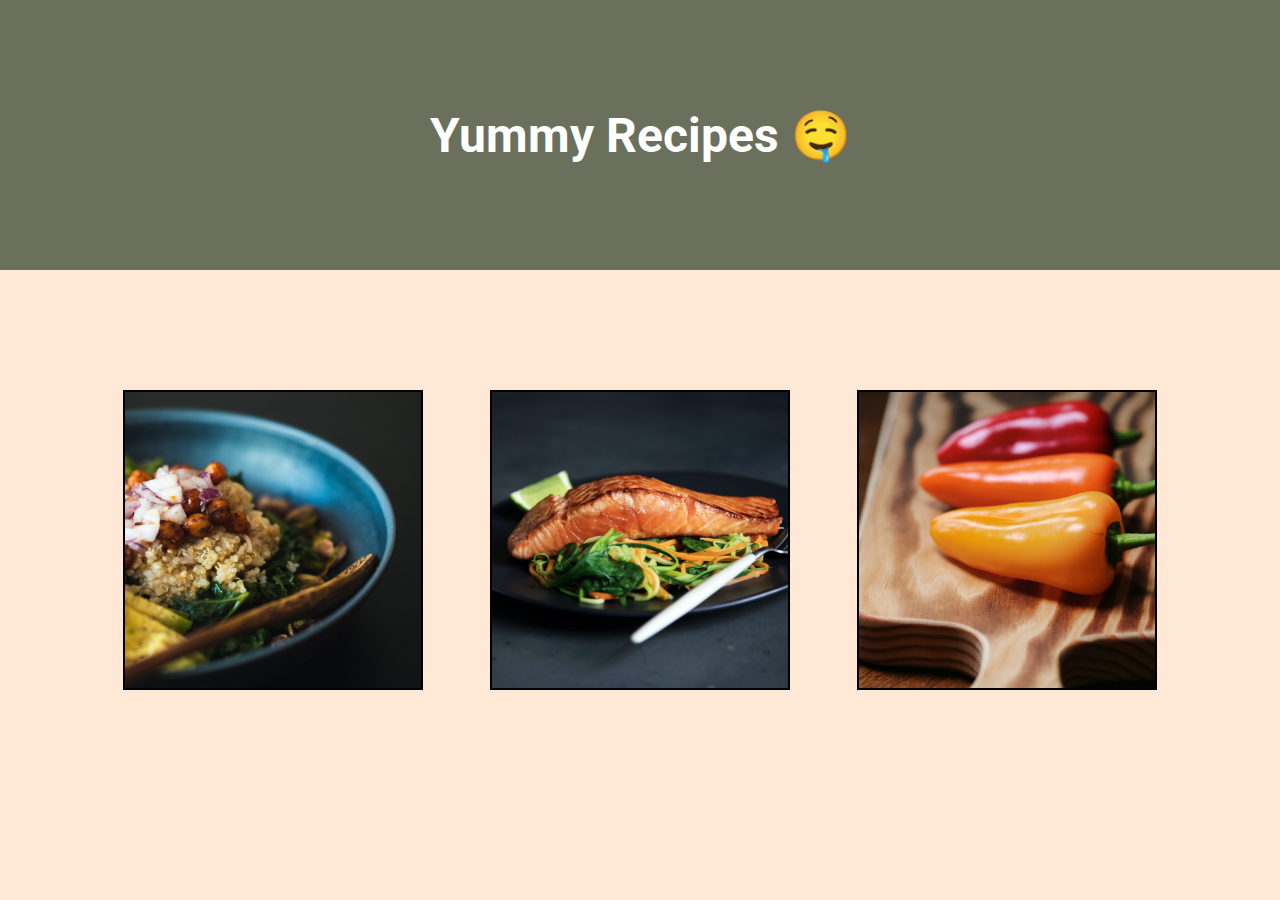
<file: index.html>
<!DOCTYPE html>
<html lang="en">
  <head>
    <meta charset="UTF-8" />
    <meta http-equiv="X-UA-Compatible" content="IE=edge" />
    <meta name="viewport" content="width=device-width, initial-scale=1.0" />
    <title>Recipes</title>
    <link rel="stylesheet" href="styles.css" />
  </head>
  <body>
    <main>
      <section class="hero-section">
        <div class="heading-container">
          <h1 class="title">yummy recipes 🤤</h1>
        </div>
      </section>
      <section class="recipe-section">
        <div class="recipes-container">
          <a href="./recipes/quinoa-salad.html">
            <article class="recipe">
              <img src="./images/quinoa-salad.jpg" alt="" />
              <span>🥗</span>
              <h2>Quinoa Salad</h2>
            </article>
          </a>
          <a href="./recipes/grilled-salmon.html">
            <article class="recipe">
              <img src="./images/grilled-salmon.jpg" alt="" />
              <span>🍣</span>
              <h2>Grilled Salmon</h2>
            </article>
          </a>

          <a href="./recipes/stuffed-bell-peppers.html">
            <article class="recipe">
              <img src="./images/stuffed-bell-pepper.jpg" alt="" />
              <span>🫑</span>
              <h2>Stuffed Bell Peppers</h2>
            </article>
          </a>
        </div>
      </section>
    </main>
  </body>
</html>
</file>
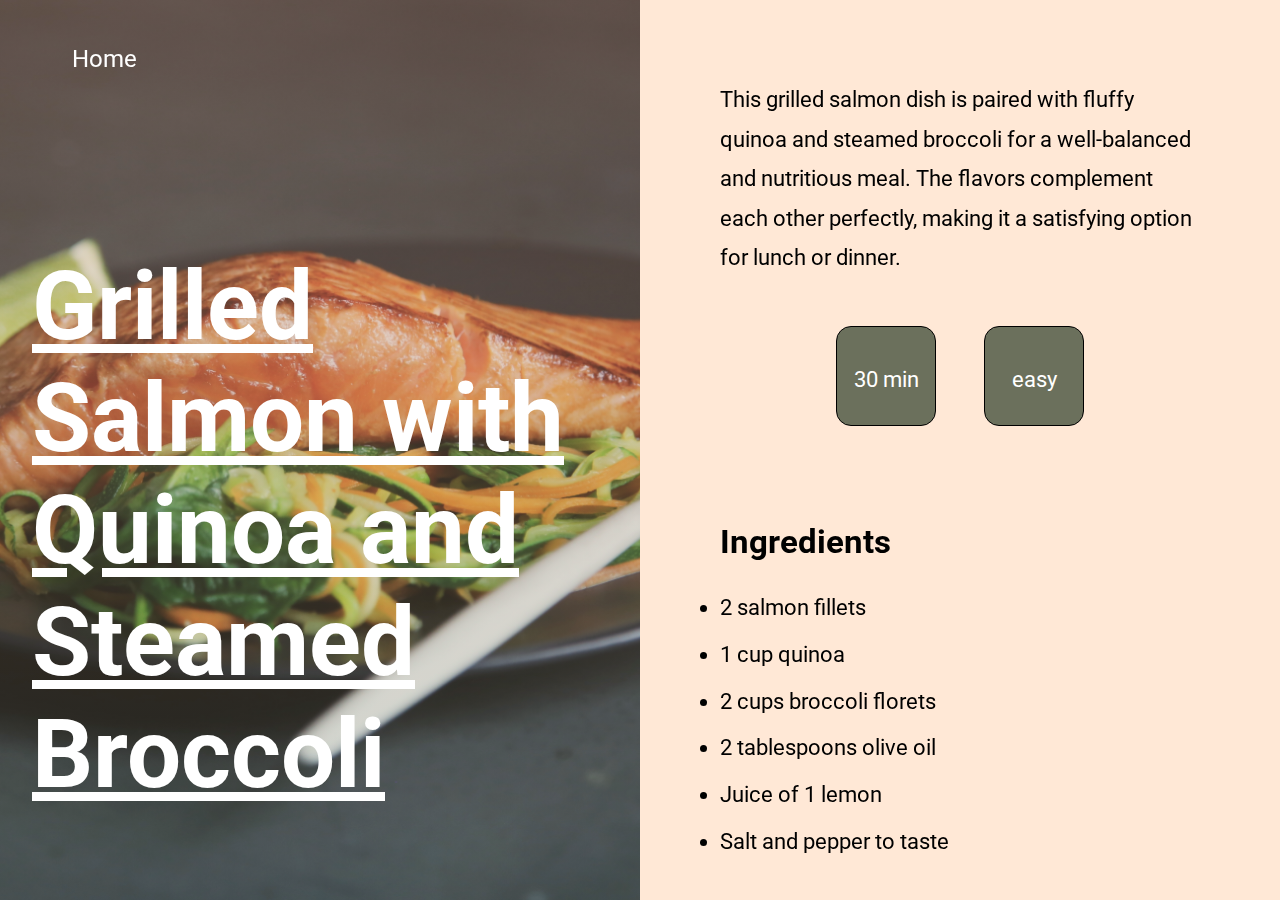
<file: recipes/grilled-salmon.html>
<!DOCTYPE html>
<html lang="en">
  <head>
    <meta charset="UTF-8" />
    <meta http-equiv="X-UA-Compatible" content="IE=edge" />
    <meta name="viewport" content="width=device-width, initial-scale=1.0" />
    <link rel="stylesheet" href="../styles.css" />
    <title>Grilled Salmon</title>
    <link
      rel="stylesheet"
      href="https://cdnjs.cloudflare.com/ajax/libs/font-awesome/6.2.0/css/all.min.css"
      integrity="sha512-xh6O/CkQoPOWDdYTDqeRdPCVd1SpvCA9XXcUnZS2FmJNp1coAFzvtCN9BmamE+4aHK8yyUHUSCcJHgXloTyT2A=="
      crossorigin="anonymous"
      referrerpolicy="no-referrer"
    />
  </head>
  <body>
    <main class="main-wrapper">
      <section class="section section-left salmon">
        <h1>Grilled Salmon with Quinoa and Steamed Broccoli</h1>
      </section>
      <section class="section section-right">
        <div class="food-recipe">
          <p class="description">
            This grilled salmon dish is paired with fluffy quinoa and steamed broccoli for a well-balanced and nutritious meal. The flavors complement each other perfectly, making it a satisfying option for lunch or dinner.
          </p>
          <div class="icons">
            <div class="icon-container time">
              <span><i class="fa-regular fa-clock"></i></span>
              <p>30 min</p>
            </div>
            <div class="icon-container level">
                <span><i class="fa-regular fa-star"></i></span>
                <p>easy</p>
            </div>
            </div>
          </div>
          <div class="ingredients">
            <h2>ingredients</h2>
            <ul>
                <li>2 salmon fillets</li>
                <li>1 cup quinoa</li>
                <li>2 cups broccoli florets</li>
                <li>2 tablespoons olive oil</li>
                <li>Juice of 1 lemon</li>
                <li>Salt and pepper to taste</li>
              </ul>
              
          </div>
          <div class="steps">
            <h2>steps</h2>
            <ol>
                <li>Cook the quinoa according to the package instructions and set aside.</li>
                <li>Preheat a grill or grill pan over medium-high heat.</li>
                <li>Season the salmon fillets with olive oil, lemon juice, salt, and pepper.</li>
                <li>Grill the salmon for about 4-5 minutes per side or until cooked through.</li>
                <li>While the salmon is grilling, steam the broccoli florets for 5-7 minutes or until tender.</li>
                <li>Divide the cooked quinoa, grilled salmon, and steamed broccoli between two plates.</li>
                <li>Serve immediately and enjoy.</li>
              </ol>
          </div>
        </div>
      </section>
      <a href="../index.html">
      <p class="home"><i class="fa-solid fa-house"></i><span>Home</span></p></a>
    </main>
  </body>
</html>
</file>
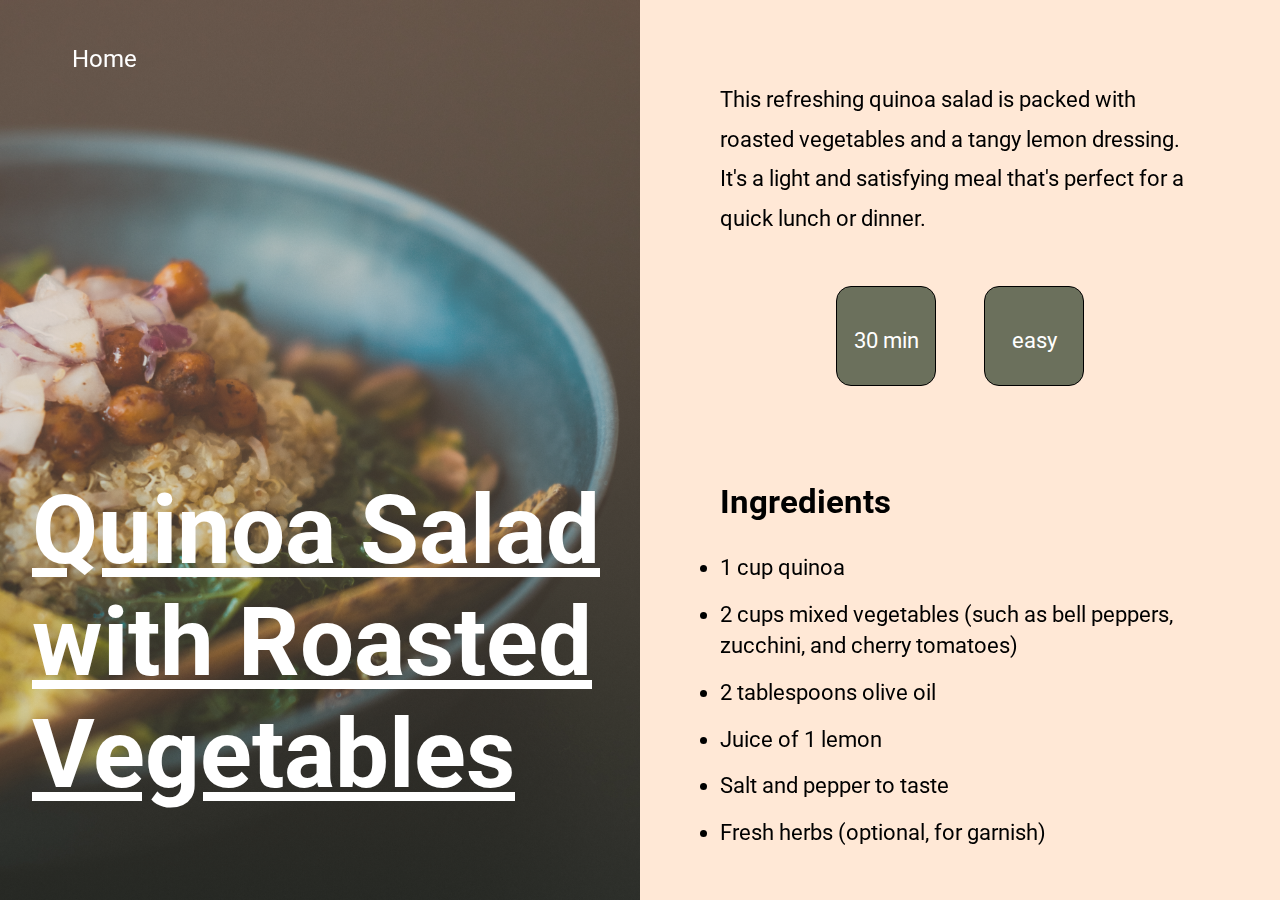
<file: recipes/quinoa-salad.html>
<!DOCTYPE html>
<html lang="en">
  <head>
    <meta charset="UTF-8" />
    <meta http-equiv="X-UA-Compatible" content="IE=edge" />
    <meta name="viewport" content="width=device-width, initial-scale=1.0" />
    <link rel="stylesheet" href="../styles.css" />
    <title>Quinoa Salad</title>
    <link
      rel="stylesheet"
      href="https://cdnjs.cloudflare.com/ajax/libs/font-awesome/6.2.0/css/all.min.css"
      integrity="sha512-xh6O/CkQoPOWDdYTDqeRdPCVd1SpvCA9XXcUnZS2FmJNp1coAFzvtCN9BmamE+4aHK8yyUHUSCcJHgXloTyT2A=="
      crossorigin="anonymous"
      referrerpolicy="no-referrer"
    />
  </head>
  <body>
    <main class="main-wrapper">
      <section class="section section-left quinoa">
        <h1>Quinoa Salad with Roasted Vegetables</h1>
      </section>
      <section class="section section-right">
        <div class="food-recipe">
          <p class="description">
            This refreshing quinoa salad is packed with roasted vegetables and a
            tangy lemon dressing. It's a light and satisfying meal that's
            perfect for a quick lunch or dinner.
          </p>
          <div class="icons">
            <div class="icon-container time">
              <span><i class="fa-regular fa-clock"></i></span>
              <p>30 min</p>
            </div>
            <div class="icon-container level">
                <span><i class="fa-regular fa-star"></i></span>
                <p>easy</p>
            </div>
            </div>
          </div>
          <div class="ingredients">
            <h2>ingredients</h2>
            <ul>
              <li>1 cup quinoa</li>
              <li>
                2 cups mixed vegetables (such as bell peppers, zucchini, and
                cherry tomatoes)
              </li>
              <li>2 tablespoons olive oil</li>
              <li>Juice of 1 lemon</li>
              <li>Salt and pepper to taste</li>
              <li>Fresh herbs (optional, for garnish)</li>
            </ul>
          </div>
          <div class="steps">
            <h2>steps</h2>
            <ol>
              <li>
                Preheat the oven to 400°F (200°C) and line a baking sheet with
                parchment paper.
              </li>
              <li>
                Cook the quinoa according to the package instructions and set
                aside.
              </li>
              <li>
                Toss the mixed vegetables with olive oil, salt, and pepper.
                Spread them evenly on the prepared baking sheet.
              </li>
              <li>
                Roast the vegetables in the preheated oven for 15-20 minutes or
                until they are tender and slightly caramelized.
              </li>
              <li>
                In a large bowl, combine the cooked quinoa, roasted vegetables,
                lemon juice, and additional salt and pepper if desired.
              </li>
              <li>Garnish with fresh herbs, if using, and serve.</li>
            </ol>
          </div>
        </div>
      </section>
      <a href="../index.html">
      <p class="home"><i class="fa-solid fa-house"></i><span>Home</span></p></a>
    </main>
  </body>
</html>
</file>
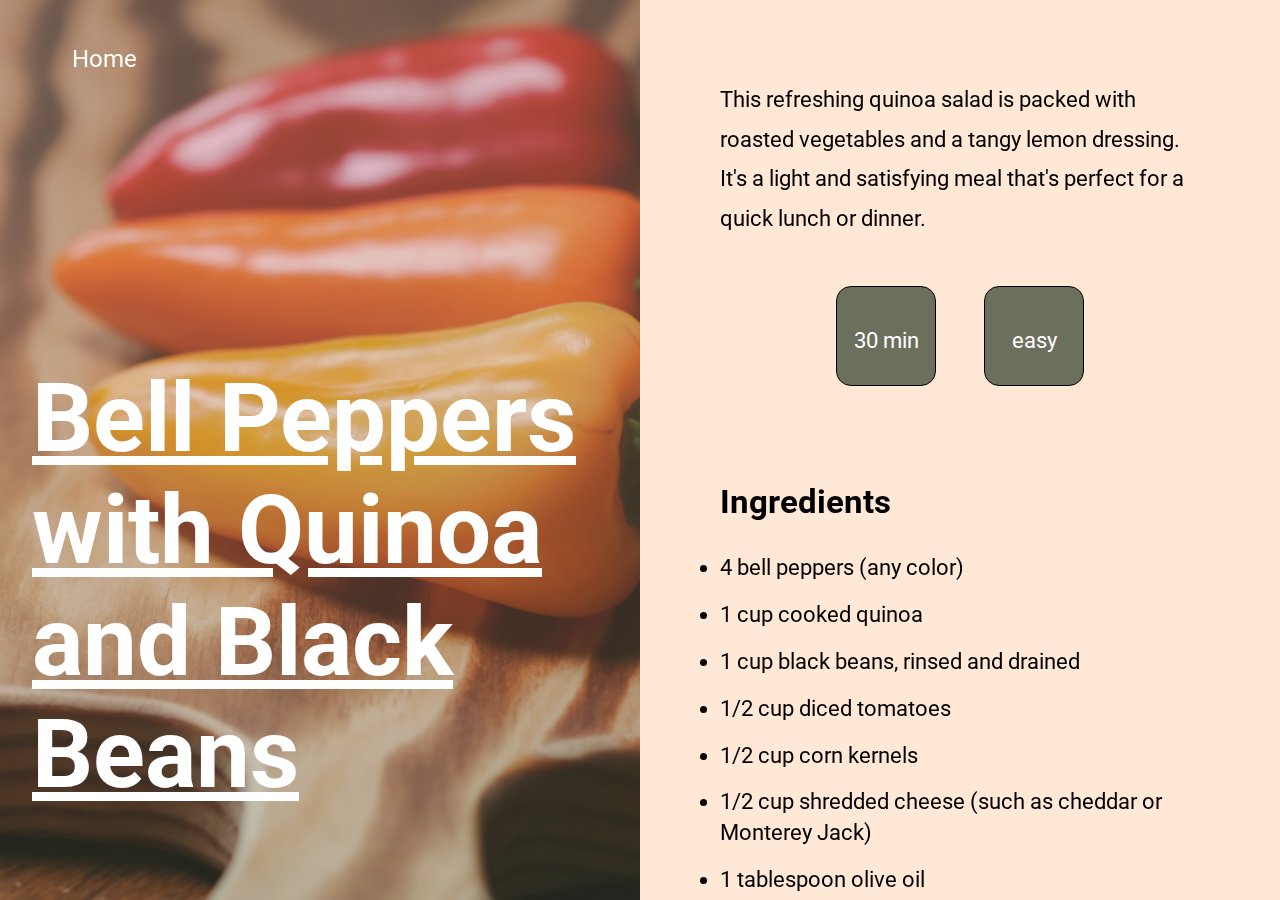
<file: recipes/stuffed-bell-peppers.html>
<!DOCTYPE html>
<html lang="en">
  <head>
    <meta charset="UTF-8" />
    <meta http-equiv="X-UA-Compatible" content="IE=edge" />
    <meta name="viewport" content="width=device-width, initial-scale=1.0" />
    <link rel="stylesheet" href="../styles.css" />
    <title>Grilled Salmon</title>
    <link
      rel="stylesheet"
      href="https://cdnjs.cloudflare.com/ajax/libs/font-awesome/6.2.0/css/all.min.css"
      integrity="sha512-xh6O/CkQoPOWDdYTDqeRdPCVd1SpvCA9XXcUnZS2FmJNp1coAFzvtCN9BmamE+4aHK8yyUHUSCcJHgXloTyT2A=="
      crossorigin="anonymous"
      referrerpolicy="no-referrer"
    />
  </head>
  <body>
    <main class="main-wrapper">
      <section class="section section-left bell-pepper">
        <h1>Bell Peppers with Quinoa and Black Beans</h1>
      </section>
      <section class="section section-right">
        <div class="food-recipe">
          <p class="description">
            This refreshing quinoa salad is packed with roasted vegetables and a
            tangy lemon dressing. It's a light and satisfying meal that's
            perfect for a quick lunch or dinner.
          </p>
          <div class="icons">
            <div class="icon-container time">
              <span><i class="fa-regular fa-clock"></i></span>
              <p>30 min</p>
            </div>
            <div class="icon-container level">
                <span><i class="fa-regular fa-star"></i></span>
                <p>easy</p>
            </div>
            </div>
          </div>
          <div class="ingredients">
            <h2>ingredients</h2>
            <ul>
                <li>4 bell peppers (any color)</li>
                <li>1 cup cooked quinoa</li>
                <li>1 cup black beans, rinsed and drained</li>
                <li>1/2 cup diced tomatoes</li>
                <li>1/2 cup corn kernels</li>
                <li>1/2 cup shredded cheese (such as cheddar or Monterey Jack)</li>
                <li>1 tablespoon olive oil</li>
                <li>1 teaspoon cumin</li>
                <li>1 teaspoon chili powder</li>
                <li>Salt and pepper to taste</li>
                <li>Fresh cilantro (optional, for garnish)</li>
            </ul>
          </div>
          <div class="steps">
            <h2>steps</h2>
            <ol>
                <li>Preheat the oven to 375°F (190°C) and prepare a baking dish by lightly greasing it.</li>
                <li>Slice off the tops of the bell peppers and remove the seeds and membranes from the inside.</li>
                <li>In a skillet, heat the olive oil over medium heat. Add the diced tomatoes, corn kernels, cumin, chili powder, salt, and pepper. Sauté for 5 minutes until the vegetables are tender.</li>
                <li>Remove the skillet from heat and stir in the cooked quinoa and black beans until well combined.</li>
                <li>Stuff the bell peppers with the quinoa and black bean mixture and place them in the prepared baking dish.</li>
                <li>Cover the dish with aluminum foil and bake for 30-35 minutes or until the peppers are tender.</li>
                <li>Remove the foil, sprinkle shredded cheese over the stuffed peppers, and bake for an additional 5 minutes or until the cheese is melted and bubbly.</li>
                <li>Garnish with fresh cilantro, if desired, and serve hot.</li>
            </ol>
          </div>
        </div>
      </section>
      <a href="../index.html">
      <p class="home"><i class="fa-solid fa-house"></i><span>Home</span></p></a>
    </main>
  </body>
</html>
</file>
<file: styles.css>
@import url('https://fonts.googleapis.com/css2?family=Roboto:wght@400;700&display=swap');

* {
  margin: 0;
  padding: 0;
  box-sizing: border-box;
}

body {
  font-family: 'Roboto', sans-serif;
  color: #000000;
  background-color: #ffe8d6;
}

a {
  text-decoration: none;
}

img {
  width: 100%;
  display: block;
}

.hero-section {
  background: #6b705c;
  height: 30vh;
}

.recipe-section {
  height: 60vh;
  max-width: 1100px;
  display: flex;
  justify-content: center;
  align-items: center;
  margin: 0 auto;
}

.heading-container {
  height: 100%;
  display: flex;
  justify-content: center;
  align-items: center;
  flex-direction: column;
  text-align: center;
  max-width: 30rem;
  margin: 0 auto;
}

.heading-container h1 {
  text-transform: capitalize;
  font-size: 3rem;
  color: #fff;
}

.recipes-container {
  width: 100%;
  display: flex;
  justify-content: space-around;
}

.recipe {
  border: 2px solid #000000;
  background: #6b705c;
  min-width: 300px;
  height: 300px;
  position: relative;
  display: flex;
  flex-direction: column;
  justify-content: center;
  align-items: center;
  text-align: center;
  transition: all 0.3s;
  padding: 1.5rem;
  color: #fff;
}

.recipe span {
  display: inline-block;
  margin-bottom: 1rem;
  font-size: 2rem;
}

.recipe:hover {
  transition: 0.3s all;
}

.recipe img {
  position: absolute;
  width: 100%;
  height: 100%;
  object-fit: cover;
  opacity: 1;
  transition: all 0.3s;
}

.recipe:hover img {
  opacity: 0.3;
}

.recipe:hover h2,
.recipe:hover p {
  z-index: 10;
  color: #fff;
}

.recipe::before,
.recipe::after {
  content: '';
  border: 1px solid #000000;
  height: 100%;
  width: 100%;
  position: absolute;
  box-sizing: border-box;
  top: 0;
  left: 0;
  z-index: -1;
  transition: 0.8s;
}

.recipe:hover::before {
  top: -0.5rem;
  left: 0.5rem;
}

.recipe:hover::after {
  top: -0.8rem;
  left: 0.8rem;
  z-index: -2;
}

/* Recipe Page */

.main-wrapper {
  height: 100vh;
  display: flex;
}

.section {
  height: 100%;
  width: 50%;
}

.section-left {
  position: relative;
}

.quinoa {
  background: linear-gradient(
      to bottom,
      rgb(203, 153, 126, 0.4),
      rgba(107, 112, 92, 0.3)
    ),
    url(./images/quinoa-salad.jpg) center/cover;
}

.salmon {
  background: linear-gradient(
      to bottom,
      rgb(203, 153, 126, 0.4),
      rgba(107, 112, 92, 0.3)
    ),
    url(./images/grilled-salmon.jpg) center/cover;
}
.bell-pepper {
  background: linear-gradient(
      to bottom,
      rgb(203, 153, 126, 0.4),
      rgba(107, 112, 92, 0.3)
    ),
    url(./images/stuffed-bell-pepper.jpg) center/cover;
}

.test {
  color: rgba(107, 112, 92, 0);
}

.section-left h1 {
  font-size: 6rem;
  color: #fff;
  position: absolute;
  bottom: 10%;
  left: 5%;
  text-decoration: underline;
}

.section-right {
  padding: 5rem;
  font-size: 1.375rem;
  overflow-y: scroll;
}

.description {
  margin-bottom: 3rem;
  line-height: 1.8;
}

.ingredients h2,
.steps h2 {
  margin-bottom: 2rem;
  text-transform: capitalize;
}

.ingredients {
  margin-bottom: 5rem;
}

li {
  margin-bottom: 1rem;
  line-height: 1.4;
}

.icons {
  display: flex;
  justify-content: center;

  margin-bottom: 3rem;
  gap: 3rem;
}

.icon-container {
  height: 100px;
  width: 100px;
  background: #6b705c;
  border-radius: 15px;
  display: flex;
  justify-content: center;
  align-items: center;
  flex-direction: column;
  color: #fff;
  margin-bottom: 3rem;
  transition: all 0.3s;
  position: relative;
  border: 1px solid #000;
}

.icon-container:hover {
  background: #a9b290;
}

.icon-container::before,
.icon-container::after {
  content: '';
  border: 1px solid #000000;
  height: 100%;
  width: 100%;
  position: absolute;
  box-sizing: border-box;
  top: 0;
  left: 0;
  z-index: -1;
  transition: 0.3s;
  border-radius: 15px;
  background: #fff;
}

.icon-container:hover::before {
  top: -0.5rem;
  left: 0.5rem;
}

.icon-container:hover::after {
  top: -1rem;
  left: 1rem;
  z-index: -2;
}

.icons span {
  display: inline-block;
  margin-bottom: 0.5rem;
}

.home {
  color: #fff;
  font-size: 1.5rem;
  position: absolute;
  left: 5%;
  top: 5%;
  transition: all 0.5s;
}

.home span {
  margin-left: 0.5rem;
}

.home:hover {
  transform: translateY(-0.4rem);
}
</file>
